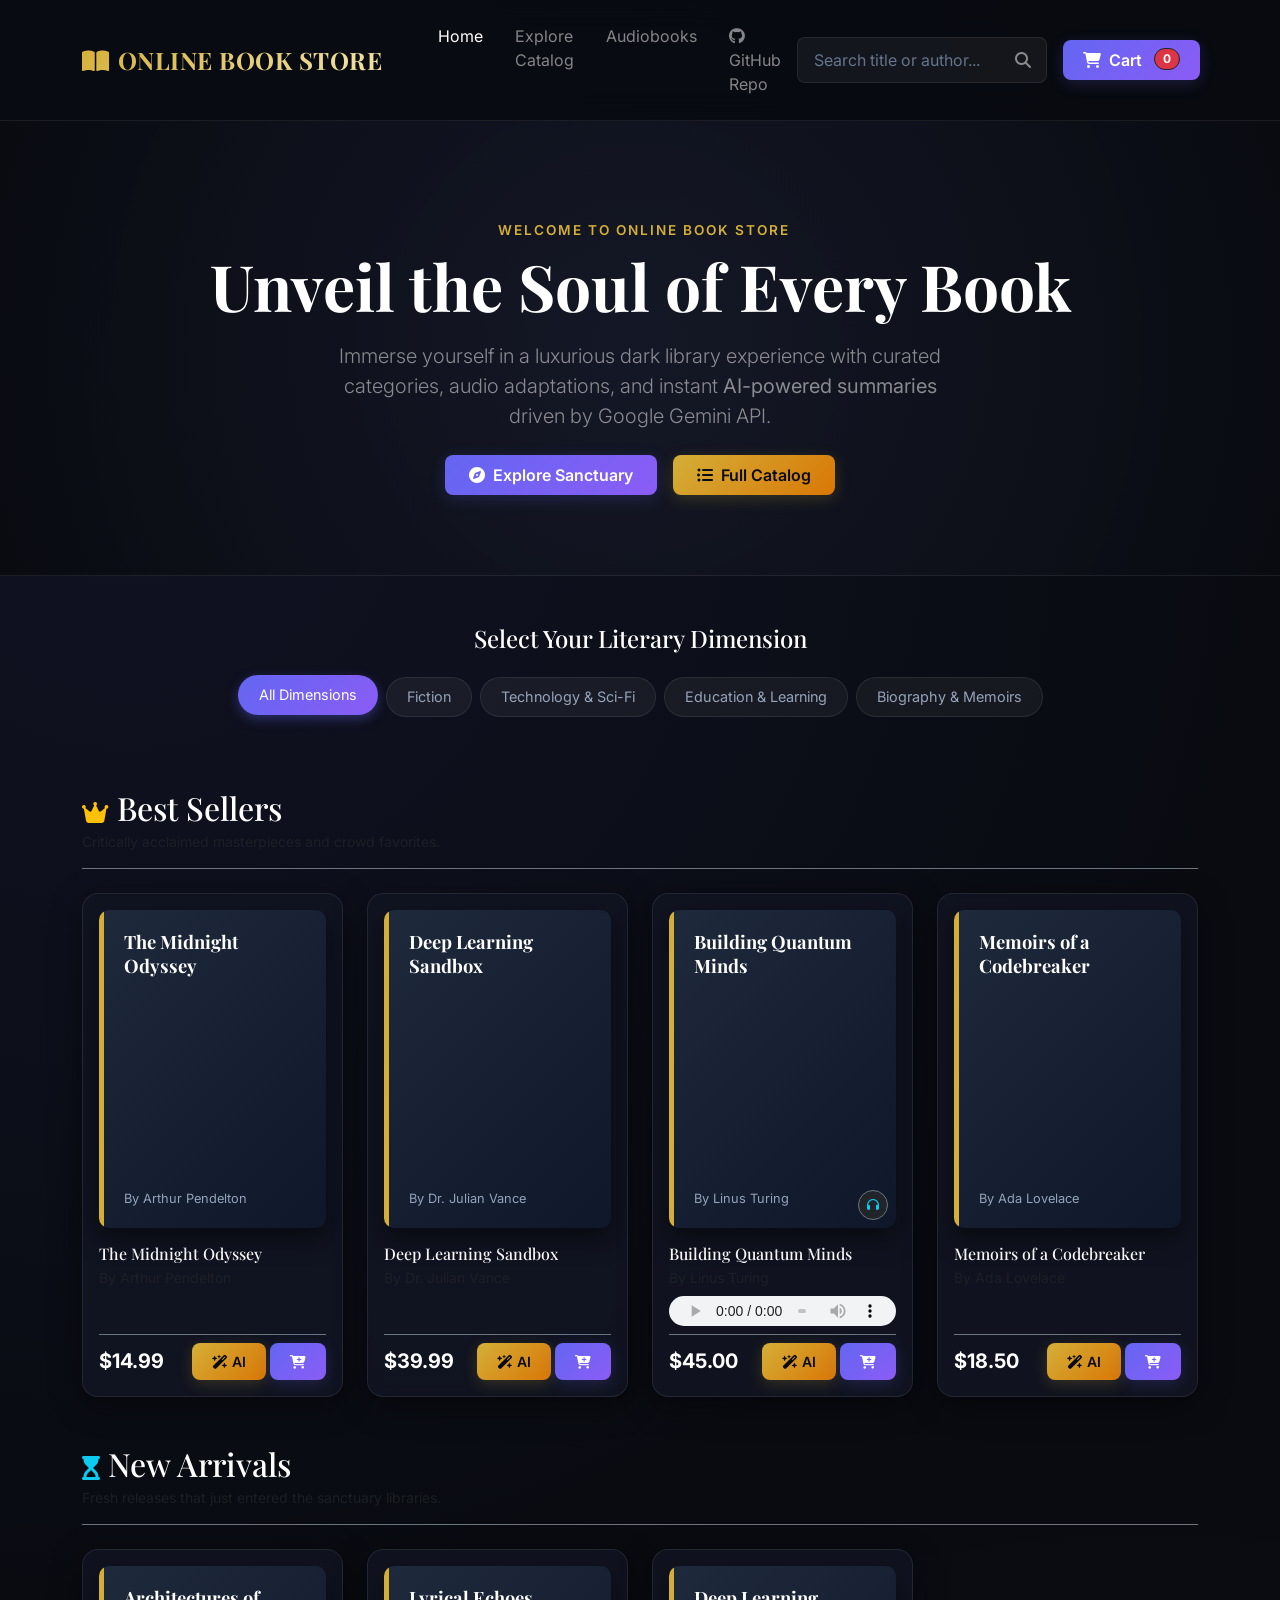
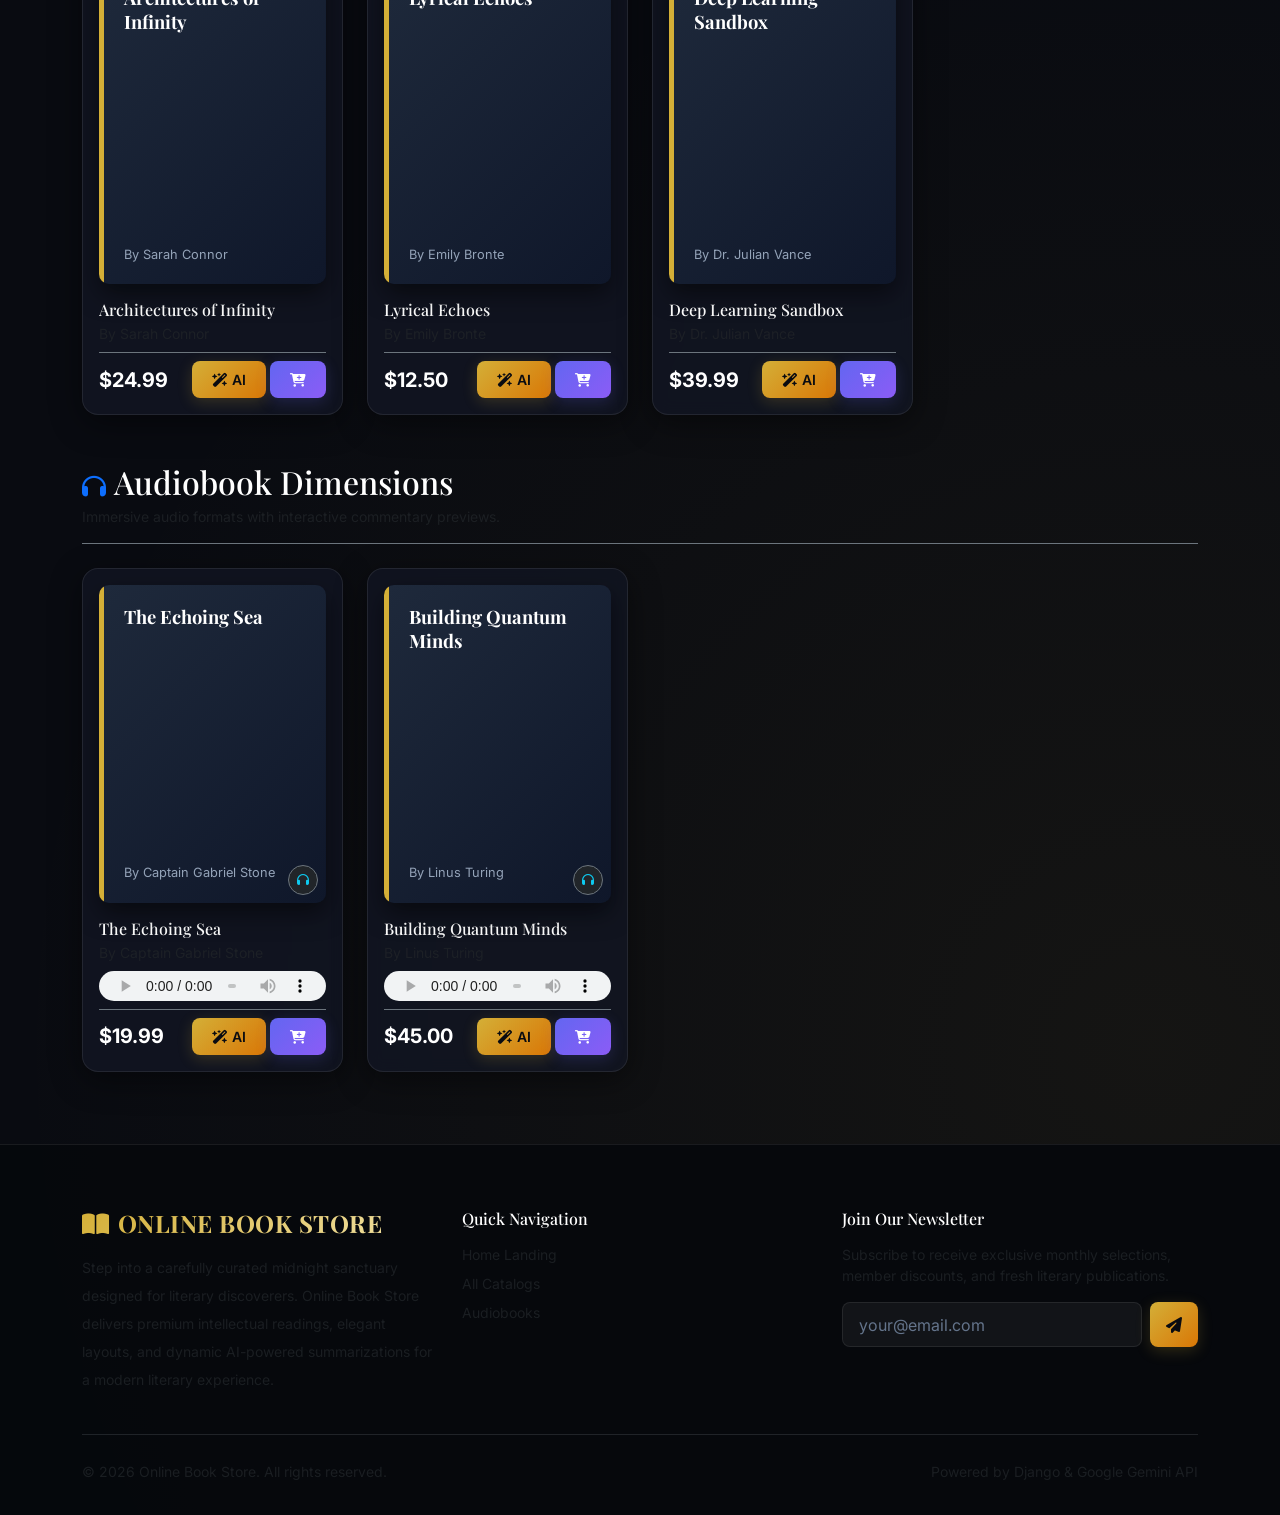
<file: index.html>
<!DOCTYPE html>
<html lang="en">
<head>
    <meta charset="UTF-8">
    <meta name="viewport" content="width=device-width, initial-scale=1.0">
    <title>Online Book Store | Midnight Literary Sanctuary</title>
    
    <!-- Bootstrap 5 CSS CDN -->
    <link href="https://cdn.jsdelivr.net/npm/bootstrap@5.3.2/dist/css/bootstrap.min.css" rel="stylesheet">
    <!-- FontAwesome for Premium Icons -->
    <link rel="stylesheet" href="https://cdnjs.cloudflare.com/ajax/libs/font-awesome/6.4.2/css/all.min.css">
    <!-- Google Fonts -->
    <link rel="preconnect" href="https://fonts.googleapis.com">
    <link rel="preconnect" href="https://fonts.gstatic.com" crossorigin>
    <link href="https://fonts.googleapis.com/css2?family=Inter:wght@300;400;500;600;700&family=Playfair+Display:ital,wght@0,400;0,600;0,700;1,400&display=swap" rel="stylesheet">

    <style>
        :root {
            --bg-dark: #090b11;
            --bg-card: rgba(18, 22, 35, 0.85);
            --bg-card-hover: rgba(26, 32, 53, 0.95);
            --border-glass: rgba(255, 255, 255, 0.08);
            --text-main: #f8fafc;
            --text-muted: #94a3b8;
            
            --accent-gold-start: #d4af37;
            --accent-gold-end: #f3e5ab;
            --accent-primary-start: #6366f1;
            --accent-primary-end: #8b5cf6;
            
            --card-shadow: 0 8px 32px 0 rgba(0, 0, 0, 0.45);
            --transition-smooth: all 0.35s cubic-bezier(0.16, 1, 0.3, 1);
        }

        body {
            background-color: var(--bg-dark);
            color: var(--text-main);
            font-family: 'Inter', sans-serif;
            min-height: 100vh;
            display: flex;
            flex-direction: column;
            overflow-x: hidden;
            background-image: 
                radial-gradient(circle at 10% 15%, rgba(99, 102, 241, 0.08) 0%, transparent 40%),
                radial-gradient(circle at 90% 85%, rgba(212, 175, 55, 0.06) 0%, transparent 40%);
        }

        h1, h2, h3, h4, h5, h6, .font-serif {
            font-family: 'Playfair Display', serif;
        }

        /* Custom Scrollbar */
        ::-webkit-scrollbar { width: 8px; }
        ::-webkit-scrollbar-track { background: var(--bg-dark); }
        ::-webkit-scrollbar-thumb { background: rgba(255, 255, 255, 0.15); border-radius: 4px; }
        ::-webkit-scrollbar-thumb:hover { background: rgba(255, 255, 255, 0.3); }

        /* Navbar */
        .navbar-custom {
            background: rgba(9, 11, 17, 0.85) !important;
            backdrop-filter: blur(16px);
            -webkit-backdrop-filter: blur(16px);
            border-bottom: 1px solid var(--border-glass);
            padding: 1rem 0;
            z-index: 1030;
        }

        .navbar-brand-custom {
            font-family: 'Playfair Display', serif;
            font-weight: 700;
            font-size: 1.5rem;
            background: linear-gradient(135deg, var(--accent-gold-start), var(--accent-gold-end));
            -webkit-background-clip: text;
            -webkit-text-fill-color: transparent;
            letter-spacing: 0.5px;
        }

        .form-control-custom {
            background: rgba(255, 255, 255, 0.05);
            border: 1px solid var(--border-glass);
            color: #ffffff !important;
            border-radius: 8px;
            padding: 0.6rem 1rem;
            transition: var(--transition-smooth);
        }

        .form-control-custom:focus {
            background: rgba(255, 255, 255, 0.08);
            border-color: var(--accent-primary-start);
            box-shadow: 0 0 0 3px rgba(99, 102, 241, 0.25);
            outline: none;
        }

        .form-control-custom::placeholder {
            color: #64748b;
        }

        /* Glass Cards */
        .glass-card {
            background: var(--bg-card);
            backdrop-filter: blur(8px);
            border: 1px solid var(--border-glass);
            border-radius: 16px;
            box-shadow: var(--card-shadow);
            transition: var(--transition-smooth);
            overflow: hidden;
        }

        .glass-card:hover {
            transform: translateY(-6px);
            background: var(--bg-card-hover);
            border-color: rgba(255, 255, 255, 0.18);
            box-shadow: 0 12px 40px 0 rgba(99, 102, 241, 0.2);
        }

        /* Book Covers */
        .book-cover-wrapper {
            position: relative;
            padding-top: 140%;
            border-radius: 10px;
            overflow: hidden;
            box-shadow: 0 10px 25px rgba(0, 0, 0, 0.5);
            transition: var(--transition-smooth);
        }

        .book-cover-fallback {
            position: absolute;
            top: 0;
            left: 0;
            width: 100%;
            height: 100%;
            background: linear-gradient(135deg, #1e293b, #0f172a);
            display: flex;
            flex-direction: column;
            justify-content: space-between;
            padding: 1.25rem;
            border-left: 5px solid var(--accent-gold-start);
        }

        .book-cover-fallback-title {
            font-family: 'Playfair Display', serif;
            font-weight: 700;
            color: #ffffff;
            font-size: 1.15rem;
            line-height: 1.3;
        }

        .book-cover-fallback-author {
            font-size: 0.8rem;
            color: var(--text-muted);
        }

        /* Buttons */
        .btn-gold {
            background: linear-gradient(135deg, var(--accent-gold-start), #d97706);
            color: #090b11;
            font-weight: 600;
            border: none;
            border-radius: 8px;
            padding: 0.5rem 1.25rem;
            transition: var(--transition-smooth);
            box-shadow: 0 4px 15px rgba(212, 175, 55, 0.2);
        }

        .btn-gold:hover {
            transform: translateY(-2px);
            box-shadow: 0 6px 20px rgba(212, 175, 55, 0.4);
            color: #000;
        }

        .btn-indigo {
            background: linear-gradient(135deg, var(--accent-primary-start), var(--accent-primary-end));
            color: #ffffff;
            font-weight: 600;
            border: none;
            border-radius: 8px;
            padding: 0.5rem 1.25rem;
            transition: var(--transition-smooth);
            box-shadow: 0 4px 15px rgba(99, 102, 241, 0.2);
        }

        .btn-indigo:hover {
            transform: translateY(-2px);
            box-shadow: 0 6px 20px rgba(99, 102, 241, 0.4);
            color: #ffffff;
        }

        /* Category Pills */
        .category-pill {
            background: rgba(255, 255, 255, 0.05);
            color: var(--text-muted);
            border: 1px solid var(--border-glass);
            padding: 0.5rem 1.25rem;
            border-radius: 50px;
            transition: var(--transition-smooth);
            text-decoration: none;
            cursor: pointer;
            display: inline-block;
            font-size: 0.9rem;
        }

        .category-pill:hover, .category-pill.active {
            background: linear-gradient(135deg, var(--accent-primary-start), var(--accent-primary-end));
            color: #fff;
            border-color: transparent;
            transform: translateY(-2px);
            box-shadow: 0 4px 12px rgba(99, 102, 241, 0.35);
        }

        /* Hero */
        .hero-section {
            background: radial-gradient(circle at 50% 50%, rgba(20, 24, 38, 0.9), var(--bg-dark)), 
                        linear-gradient(135deg, rgba(99, 102, 241, 0.1), rgba(212, 175, 55, 0.05));
            border-bottom: 1px solid var(--border-glass);
            padding: 5rem 0 4rem 0;
            margin-bottom: 3rem;
            position: relative;
        }

        .hero-subtitle {
            color: var(--accent-gold-start);
            font-weight: 600;
            letter-spacing: 2px;
            text-transform: uppercase;
            font-size: 0.85rem;
        }

        /* AI Badge */
        .ai-badge {
            background: linear-gradient(135deg, var(--accent-gold-start), #f59e0b);
            color: #090b11;
            font-weight: 700;
            font-size: 0.75rem;
            letter-spacing: 0.5px;
            padding: 0.3rem 0.7rem;
            border-radius: 50px;
            display: inline-flex;
            align-items: center;
            gap: 4px;
        }

        .toast-container {
            position: fixed;
            bottom: 2rem;
            right: 2rem;
            z-index: 2000;
        }

        /* Modal Styles */
        .modal-content-glass {
            background: rgba(15, 23, 42, 0.95);
            backdrop-filter: blur(20px);
            border: 1px solid rgba(255, 255, 255, 0.15);
            border-radius: 20px;
            color: #fff;
        }

        footer {
            background: rgba(6, 8, 12, 0.95);
            border-top: 1px solid var(--border-glass);
            margin-top: auto;
            padding: 4rem 0 2rem 0;
        }
    </style>
</head>
<body>

    <!-- Navbar -->
    <nav class="navbar navbar-expand-lg navbar-dark navbar-custom sticky-top">
        <div class="container">
            <a class="navbar-brand navbar-brand-custom" href="#" onclick="filterCategory('all'); return false;">
                <i class="fa-solid fa-book-open me-2"></i>ONLINE BOOK STORE
            </a>
            <button class="navbar-toggler border-0" type="button" data-bs-toggle="collapse" data-bs-target="#navbarContent">
                <span class="navbar-toggler-icon"></span>
            </button>
            <div class="collapse navbar-collapse" id="navbarContent">
                <ul class="navbar-nav me-auto mb-2 mb-lg-0 ms-lg-4">
                    <li class="nav-item">
                        <a class="nav-link text-white px-3" href="#" onclick="filterCategory('all'); return false;">Home</a>
                    </li>
                    <li class="nav-item">
                        <a class="nav-link text-white-50 px-3" href="#catalog" onclick="filterCategory('all');">Explore Catalog</a>
                    </li>
                    <li class="nav-item">
                        <a class="nav-link text-white-50 px-3" href="#audiobooks" onclick="filterCategory('audiobook');">Audiobooks</a>
                    </li>
                    <li class="nav-item">
                        <a class="nav-link text-white-50 px-3" href="https://github.com/santhoshkumar-techcoder/ONLINE-BOOK-STORE" target="_blank">
                            <i class="fa-brands fa-github me-1"></i> GitHub Repo
                        </a>
                    </li>
                </ul>
                
                <!-- Search Bar -->
                <div class="d-flex me-3 position-relative" style="min-width: 250px;">
                    <input class="form-control form-control-custom pe-5" id="searchInput" type="search" placeholder="Search title or author..." onkeyup="handleSearch()">
                    <button class="btn border-0 text-white-50 position-absolute end-0 top-50 translate-middle-y px-3" type="button">
                        <i class="fa-solid fa-magnifying-glass"></i>
                    </button>
                </div>
                
                <!-- Cart Button -->
                <button class="btn btn-indigo position-relative d-flex align-items-center gap-2" data-bs-toggle="modal" data-bs-target="#cartModal">
                    <i class="fa-solid fa-cart-shopping"></i>
                    <span>Cart</span>
                    <span class="badge rounded-pill bg-danger border border-dark ms-1" id="cartCount">0</span>
                </button>
            </div>
        </div>
    </nav>

    <!-- Toast Notifications Container -->
    <div class="toast-container" id="toastContainer"></div>

    <!-- Hero Header -->
    <header class="hero-section text-center">
        <div class="container py-3">
            <span class="hero-subtitle mb-2 d-inline-block"><i class="fa-solid fa-sparkles me-2 text-warning"></i>Welcome to Online Book Store</span>
            <h1 class="display-3 fw-bold text-white mb-3 font-serif">Unveil the Soul of Every Book</h1>
            <p class="lead text-white-50 mx-auto mb-4" style="max-width: 650px;">
                Immerse yourself in a luxurious dark library experience with curated categories, audio adaptations, and instant <strong>AI-powered summaries</strong> driven by Google Gemini API.
            </p>
            <div class="d-flex justify-content-center gap-3">
                <a href="#explore" class="btn btn-indigo px-4 py-2"><i class="fa-solid fa-compass me-2"></i>Explore Sanctuary</a>
                <a href="#catalog" class="btn btn-gold px-4 py-2"><i class="fa-solid fa-list-ul me-2"></i>Full Catalog</a>
            </div>
        </div>
    </header>

    <!-- Category Dimension Carousel -->
    <section class="container mb-5 text-center" id="explore">
        <h4 class="font-serif text-white mb-4 text-center">Select Your Literary Dimension</h4>
        <div class="d-flex flex-wrap justify-content-center gap-2" id="categoryContainer">
            <span class="category-pill active" onclick="filterCategory('all', this)">All Dimensions</span>
            <span class="category-pill" onclick="filterCategory('Fiction', this)">Fiction</span>
            <span class="category-pill" onclick="filterCategory('Technology & Sci-Fi', this)">Technology & Sci-Fi</span>
            <span class="category-pill" onclick="filterCategory('Education & Learning', this)">Education & Learning</span>
            <span class="category-pill" onclick="filterCategory('Biography & Memoirs', this)">Biography & Memoirs</span>
        </div>
    </section>

    <!-- Main Dynamic Showcase Grid -->
    <main class="container my-4" id="catalog">
        
        <!-- Best Sellers -->
        <section class="mb-5" id="bestsellers-section">
            <div class="d-flex justify-content-between align-items-end mb-4 border-bottom border-secondary pb-3 opacity-90">
                <div>
                    <h2 class="font-serif text-white mb-1"><i class="fa-solid fa-crown text-warning me-2 fs-4"></i>Best Sellers</h2>
                    <p class="text-muted small mb-0">Critically acclaimed masterpieces and crowd favorites.</p>
                </div>
            </div>
            <div class="row g-4" id="bestsellersGrid"></div>
        </section>

        <!-- New Arrivals -->
        <section class="mb-5" id="newarrivals-section">
            <div class="d-flex justify-content-between align-items-end mb-4 border-bottom border-secondary pb-3 opacity-90">
                <div>
                    <h2 class="font-serif text-white mb-1"><i class="fa-solid fa-hourglass-start text-info me-2 fs-4"></i>New Arrivals</h2>
                    <p class="text-muted small mb-0">Fresh releases that just entered the sanctuary libraries.</p>
                </div>
            </div>
            <div class="row g-4" id="newArrivalsGrid"></div>
        </section>

        <!-- Audiobooks -->
        <section class="mb-5" id="audiobooks">
            <div class="d-flex justify-content-between align-items-end mb-4 border-bottom border-secondary pb-3 opacity-90">
                <div>
                    <h2 class="font-serif text-white mb-1"><i class="fa-solid fa-headphones text-primary me-2 fs-4"></i>Audiobook Dimensions</h2>
                    <p class="text-muted small mb-0">Immersive audio formats with interactive commentary previews.</p>
                </div>
            </div>
            <div class="row g-4" id="audiobooksGrid"></div>
        </section>

    </main>

    <!-- Book Details & AI Summary Modal -->
    <div class="modal fade" id="bookModal" tabindex="-1" aria-hidden="true">
        <div class="modal-dialog modal-lg modal-dialog-centered">
            <div class="modal-content modal-content-glass p-3">
                <div class="modal-header border-0 pb-0">
                    <span class="ai-badge"><i class="fa-solid fa-wand-magic-sparkles me-1"></i> Gemini AI Insights</span>
                    <button type="button" class="btn-close btn-close-white" data-bs-dismiss="modal" aria-label="Close"></button>
                </div>
                <div class="modal-body">
                    <div class="row g-4 align-items-center">
                        <div class="col-md-4">
                            <div class="book-cover-wrapper">
                                <div class="book-cover-fallback" id="modalCover">
                                    <span class="book-cover-fallback-title" id="modalTitle">Title</span>
                                    <span class="book-cover-fallback-author" id="modalAuthor">Author</span>
                                </div>
                            </div>
                        </div>
                        <div class="col-md-8">
                            <h3 class="font-serif text-white mb-1" id="modalDetailTitle">Book Title</h3>
                            <p class="text-muted mb-2">By <span id="modalDetailAuthor" class="text-white">Author</span> • <span class="badge bg-secondary" id="modalCategory">Category</span></p>
                            <h4 class="text-gold fw-bold mb-3" style="color: var(--accent-gold-start);" id="modalPrice">$0.00</h4>
                            
                            <div class="p-3 mb-3 rounded-3" style="background: rgba(30, 41, 59, 0.5); border: 1px dashed rgba(212, 175, 55, 0.3);">
                                <h6 class="text-warning mb-2 font-serif"><i class="fa-solid fa-robot me-1"></i> AI Executive Summary</h6>
                                <p class="small text-white-50 mb-0 lh-lg" id="modalAISummary">Generating insights...</p>
                            </div>

                            <div class="d-flex gap-2">
                                <button class="btn btn-gold flex-grow-1" id="modalAddCartBtn"><i class="fa-solid fa-cart-shopping me-1"></i> Add to Cart</button>
                                <button class="btn btn-outline-light" data-bs-dismiss="modal">Close</button>
                            </div>
                        </div>
                    </div>
                </div>
            </div>
        </div>
    </div>

    <!-- Shopping Cart Modal -->
    <div class="modal fade" id="cartModal" tabindex="-1" aria-hidden="true">
        <div class="modal-dialog modal-lg modal-dialog-centered">
            <div class="modal-content modal-content-glass p-3">
                <div class="modal-header border-bottom border-secondary">
                    <h5 class="modal-title font-serif text-white"><i class="fa-solid fa-cart-shopping me-2 text-indigo"></i> Your Literary Cart</h5>
                    <button type="button" class="btn-close btn-close-white" data-bs-dismiss="modal"></button>
                </div>
                <div class="modal-body" id="cartModalBody">
                    <!-- Populated by JavaScript -->
                </div>
                <div class="modal-footer border-top border-secondary d-flex justify-content-between">
                    <div>
                        <span class="text-muted me-2">Total Amount:</span>
                        <span class="fs-4 fw-bold text-white" id="cartTotalDisplay">$0.00</span>
                    </div>
                    <div class="d-flex gap-2">
                        <button type="button" class="btn btn-outline-secondary text-white" data-bs-dismiss="modal">Continue Browsing</button>
                        <button type="button" class="btn btn-gold" onclick="checkout()"><i class="fa-solid fa-credit-card me-1"></i> Checkout</button>
                    </div>
                </div>
            </div>
        </div>
    </div>

    <!-- Footer -->
    <footer>
        <div class="container">
            <div class="row g-4">
                <div class="col-lg-4 col-md-6">
                    <h5 class="navbar-brand-custom mb-3"><i class="fa-solid fa-book-open me-2"></i>ONLINE BOOK STORE</h5>
                    <p class="text-muted small lh-lg">
                        Step into a carefully curated midnight sanctuary designed for literary discoverers. Online Book Store delivers premium intellectual readings, elegant layouts, and dynamic AI-powered summarizations for a modern literary experience.
                    </p>
                </div>
                
                <div class="col-lg-4 col-md-6">
                    <h6 class="text-white mb-3 font-serif">Quick Navigation</h6>
                    <ul class="list-unstyled small">
                        <li class="mb-2"><a href="#" onclick="filterCategory('all');" class="text-muted text-decoration-none">Home Landing</a></li>
                        <li class="mb-2"><a href="#catalog" onclick="filterCategory('all');" class="text-muted text-decoration-none">All Catalogs</a></li>
                        <li class="mb-2"><a href="#audiobooks" onclick="filterCategory('audiobook');" class="text-muted text-decoration-none">Audiobooks</a></li>
                    </ul>
                </div>

                <div class="col-lg-4 col-md-6">
                    <h6 class="text-white mb-3 font-serif">Join Our Newsletter</h6>
                    <p class="text-muted small mb-3">Subscribe to receive exclusive monthly selections, member discounts, and fresh literary publications.</p>
                    <form onsubmit="subscribeNewsletter(event)" class="d-flex gap-2">
                        <input type="email" id="newsEmail" class="form-control form-control-custom" placeholder="your@email.com" required>
                        <button type="submit" class="btn btn-gold px-3"><i class="fa-solid fa-paper-plane"></i></button>
                    </form>
                </div>
            </div>
            <hr class="my-4 border-secondary opacity-25">
            <div class="row">
                <div class="col-md-6 text-center text-md-start">
                    <span class="text-muted small">&copy; 2026 Online Book Store. All rights reserved.</span>
                </div>
                <div class="col-md-6 text-center text-md-end mt-2 mt-md-0">
                    <span class="text-muted small">Powered by Django & Google Gemini API</span>
                </div>
            </div>
        </div>
    </footer>

    <!-- Bootstrap 5 JS -->
    <script src="https://cdn.jsdelivr.net/npm/bootstrap@5.3.2/dist/js/bootstrap.bundle.min.js"></script>

    <!-- Interactive Store Script -->
    <script>
        // Book Catalog Data
        const books = [
            {
                id: 1,
                title: "The Midnight Odyssey",
                author: "Arthur Pendelton",
                category: "Fiction",
                price: 14.99,
                is_best_seller: true,
                is_new_arrival: false,
                is_audiobook: false,
                summary: "An atmospheric, highly poetic journey through a subterranean library where books are treated as living, breathing elements. Silas maps out forgotten archives while dodge whispering shadows in this masterclass of literary fantasy."
            },
            {
                id: 2,
                title: "Architectures of Infinity",
                author: "Sarah Connor",
                category: "Technology & Sci-Fi",
                price: 24.99,
                is_best_seller: false,
                is_new_arrival: true,
                is_audiobook: false,
                summary: "A deep dive into structural scaling, quantum computing paradigms, and baseline architectures of super-intelligent systems. Strips away complex jargon into practical visual paradigms for engineers."
            },
            {
                id: 3,
                title: "Lyrical Echoes",
                author: "Emily Bronte",
                category: "Fiction",
                price: 12.50,
                is_best_seller: false,
                is_new_arrival: true,
                is_audiobook: false,
                summary: "A collection of beautiful, melancholic short stories centered around life on remote northern moors, weaving natural symbolism and intense emotional depth."
            },
            {
                id: 4,
                title: "Deep Learning Sandbox",
                author: "Dr. Julian Vance",
                category: "Technology & Sci-Fi",
                price: 39.99,
                is_best_seller: true,
                is_new_arrival: true,
                is_audiobook: false,
                summary: "Hands-on engineering playbook detailing neural networks, reinforcement loops, and natural language transformers with practical code snippets and optimization blueprints."
            },
            {
                id: 5,
                title: "The Echoing Sea",
                author: "Captain Gabriel Stone",
                category: "Fiction",
                price: 19.99,
                is_best_seller: false,
                is_new_arrival: false,
                is_audiobook: true,
                audio_url: "https://www.soundhelix.com/examples/mp3/SoundHelix-Song-2.mp3",
                summary: "A riveting adventure detailing the isolated life of a lightkeeper who hears mysterious signals on a forgotten radio frequency, drawing him into an oceanic enigma."
            },
            {
                id: 6,
                title: "Building Quantum Minds",
                author: "Linus Turing",
                category: "Technology & Sci-Fi",
                price: 45.00,
                is_best_seller: true,
                is_new_arrival: false,
                is_audiobook: true,
                audio_url: "https://www.soundhelix.com/examples/mp3/SoundHelix-Song-4.mp3",
                summary: "Theoretical exploration combining organic synapses with silicon quantum gates, charting a clear mathematical course toward artificial generalized intelligence."
            },
            {
                id: 7,
                title: "Mastering Django Core",
                author: "Andrew Django",
                category: "Education & Learning",
                price: 29.99,
                is_best_seller: false,
                is_new_arrival: false,
                is_audiobook: false,
                summary: "Exhaustive guide covering advanced Django routing, custom middleware, ORM database optimization, and high-security deployment standards."
            },
            {
                id: 8,
                title: "Memoirs of a Codebreaker",
                author: "Ada Lovelace",
                category: "Biography & Memoirs",
                price: 18.50,
                is_best_seller: true,
                is_new_arrival: false,
                is_audiobook: false,
                summary: "Historic narrative detailing Lovelace's correspondence with Babbage, her mathematical breakthroughs, and laying down the philosophical foundations of software."
            }
        ];

        let cart = {};

        function renderBooks(filterCat = 'all', searchQuery = '') {
            const bestGrid = document.getElementById('bestsellersGrid');
            const newGrid = document.getElementById('newArrivalsGrid');
            const audioGrid = document.getElementById('audiobooksGrid');

            bestGrid.innerHTML = '';
            newGrid.innerHTML = '';
            audioGrid.innerHTML = '';

            let filtered = books.filter(b => {
                const matchCat = (filterCat === 'all') || 
                                 (filterCat === 'audiobook' && b.is_audiobook) || 
                                 (b.category === filterCat);
                const matchQuery = !searchQuery || 
                                   b.title.toLowerCase().includes(searchQuery.toLowerCase()) || 
                                   b.author.toLowerCase().includes(searchQuery.toLowerCase());
                return matchCat && matchQuery;
            });

            filtered.forEach(book => {
                const cardHtml = createBookCardHtml(book);
                if (book.is_best_seller) bestGrid.innerHTML += cardHtml;
                if (book.is_new_arrival) newGrid.innerHTML += cardHtml;
                if (book.is_audiobook) audioGrid.innerHTML += cardHtml;
            });

            if (!bestGrid.innerHTML) bestGrid.innerHTML = '<div class="col-12 text-muted text-center py-4">No matching best seller titles.</div>';
            if (!newGrid.innerHTML) newGrid.innerHTML = '<div class="col-12 text-muted text-center py-4">No matching new release titles.</div>';
            if (!audioGrid.innerHTML) audioGrid.innerHTML = '<div class="col-12 text-muted text-center py-4">No matching audiobooks found.</div>';
        }

        function createBookCardHtml(book) {
            return `
                <div class="col-lg-3 col-md-6 col-sm-6">
                    <div class="glass-card h-100 d-flex flex-column p-3">
                        <div class="book-cover-wrapper mb-3" onclick="openBookModal(${book.id})" style="cursor: pointer;">
                            <div class="book-cover-fallback">
                                <span class="book-cover-fallback-title">${book.title}</span>
                                <span class="book-cover-fallback-author">By ${book.author}</span>
                            </div>
                            ${book.is_audiobook ? `
                                <div class="position-absolute bottom-0 end-0 m-2">
                                    <span class="badge bg-dark border border-secondary text-info p-2 rounded-circle">
                                        <i class="fa-solid fa-headphones"></i>
                                    </span>
                                </div>
                            ` : ''}
                        </div>
                        <h5 class="text-white fs-6 mb-1 text-truncate font-serif">
                            <a href="#" onclick="openBookModal(${book.id}); return false;" class="text-white text-decoration-none">${book.title}</a>
                        </h5>
                        <p class="text-muted small mb-2 text-truncate">By ${book.author}</p>
                        ${book.is_audiobook && book.audio_url ? `
                            <audio controls class="w-100 mb-2" style="height: 30px;">
                                <source src="${book.audio_url}" type="audio/mp3">
                            </audio>
                        ` : ''}
                        <div class="d-flex justify-content-between align-items-center mt-auto pt-2 border-top border-secondary">
                            <span class="fw-bold text-white fs-5">$${book.price.toFixed(2)}</span>
                            <div class="d-flex gap-1">
                                <button class="btn btn-gold btn-sm" onclick="openBookModal(${book.id})"><i class="fa-solid fa-wand-magic-sparkles"></i> AI</button>
                                <button class="btn btn-indigo btn-sm" onclick="addToCart(${book.id})"><i class="fa-solid fa-cart-plus"></i></button>
                            </div>
                        </div>
                    </div>
                </div>
            `;
        }

        function filterCategory(cat, element = null) {
            if (element) {
                document.querySelectorAll('.category-pill').forEach(el => el.classList.remove('active'));
                element.classList.add('active');
            }
            renderBooks(cat, document.getElementById('searchInput').value);
        }

        function handleSearch() {
            const query = document.getElementById('searchInput').value;
            const activePill = document.querySelector('.category-pill.active');
            const activeCategory = activePill ? activePill.innerText : 'all';
            renderBooks(activeCategory === 'All Dimensions' ? 'all' : activeCategory, query);
        }

        function openBookModal(bookId) {
            const book = books.find(b => b.id === bookId);
            if (!book) return;

            document.getElementById('modalTitle').innerText = book.title;
            document.getElementById('modalAuthor').innerText = book.author;
            document.getElementById('modalDetailTitle').innerText = book.title;
            document.getElementById('modalDetailAuthor').innerText = book.author;
            document.getElementById('modalCategory').innerText = book.category;
            document.getElementById('modalPrice').innerText = '$' + book.price.toFixed(2);
            document.getElementById('modalAISummary').innerText = book.summary;
            
            document.getElementById('modalAddCartBtn').onclick = () => {
                addToCart(book.id);
                bootstrap.Modal.getInstance(document.getElementById('bookModal')).hide();
            };

            const modal = new bootstrap.Modal(document.getElementById('bookModal'));
            modal.show();
        }

        function addToCart(bookId) {
            const book = books.find(b => b.id === bookId);
            if (!book) return;

            if (cart[bookId]) {
                cart[bookId].qty += 1;
            } else {
                cart[bookId] = { ...book, qty: 1 };
            }

            updateCartUI();
            showToast(`Added "${book.title}" to cart!`);
        }

        function updateCartUI() {
            let totalQty = 0;
            let totalPrice = 0;
            const cartBody = document.getElementById('cartModalBody');
            
            let html = '<div class="table-responsive"><table class="table table-dark table-hover align-middle"><thead><tr><th>Book</th><th>Price</th><th>Qty</th><th>Subtotal</th><th>Action</th></tr></thead><tbody>';

            for (let id in cart) {
                const item = cart[id];
                const subtotal = item.price * item.qty;
                totalQty += item.qty;
                totalPrice += subtotal;

                html += `
                    <tr>
                        <td>
                            <strong class="font-serif text-white d-block">${item.title}</strong>
                            <small class="text-muted">By ${item.author}</small>
                        </td>
                        <td>$${item.price.toFixed(2)}</td>
                        <td>
                            <div class="d-flex align-items-center gap-2">
                                <button class="btn btn-sm btn-outline-secondary text-white py-0 px-2" onclick="changeQty(${item.id}, -1)">-</button>
                                <span>${item.qty}</span>
                                <button class="btn btn-sm btn-outline-secondary text-white py-0 px-2" onclick="changeQty(${item.id}, 1)">+</button>
                            </div>
                        </td>
                        <td class="fw-bold text-warning">$${subtotal.toFixed(2)}</td>
                        <td>
                            <button class="btn btn-sm btn-outline-danger" onclick="removeFromCart(${item.id})"><i class="fa-solid fa-trash"></i></button>
                        </td>
                    </tr>
                `;
            }

            html += '</tbody></table></div>';

            if (totalQty === 0) {
                cartBody.innerHTML = '<div class="text-center py-5 text-muted"><i class="fa-solid fa-basket-shopping fs-1 mb-3"></i><p>Your cart is empty.</p></div>';
            } else {
                cartBody.innerHTML = html;
            }

            document.getElementById('cartCount').innerText = totalQty;
            document.getElementById('cartTotalDisplay').innerText = '$' + totalPrice.toFixed(2);
        }

        function changeQty(id, delta) {
            if (cart[id]) {
                cart[id].qty += delta;
                if (cart[id].qty <= 0) delete cart[id];
                updateCartUI();
            }
        }

        function removeFromCart(id) {
            delete cart[id];
            updateCartUI();
            showToast("Item removed from cart.");
        }

        function checkout() {
            if (Object.keys(cart).length === 0) {
                showToast("Your cart is empty!");
                return;
            }
            cart = {};
            updateCartUI();
            bootstrap.Modal.getInstance(document.getElementById('cartModal')).hide();
            showToast("Order placed successfully! Thank you for reading with us.");
        }

        function showToast(msg) {
            const container = document.getElementById('toastContainer');
            const toast = document.createElement('div');
            toast.className = 'toast show align-items-center text-white bg-dark border border-secondary shadow-lg mb-2';
            toast.innerHTML = `
                <div class="d-flex">
                    <div class="toast-body"><i class="fa-solid fa-circle-check text-warning me-2"></i> ${msg}</div>
                    <button type="button" class="btn-close btn-close-white me-2 m-auto" onclick="this.parentElement.parentElement.remove()"></button>
                </div>
            `;
            container.appendChild(toast);
            setTimeout(() => toast.remove(), 4000);
        }

        function subscribeNewsletter(e) {
            e.preventDefault();
            const email = document.getElementById('newsEmail').value;
            showToast(`Subscribed ${email} to monthly literary digest!`);
            document.getElementById('newsEmail').value = '';
        }

        // Initialize on load
        document.addEventListener('DOMContentLoaded', () => {
            renderBooks();
            updateCartUI();
        });
    </script>
</body>
</html>
</file>
